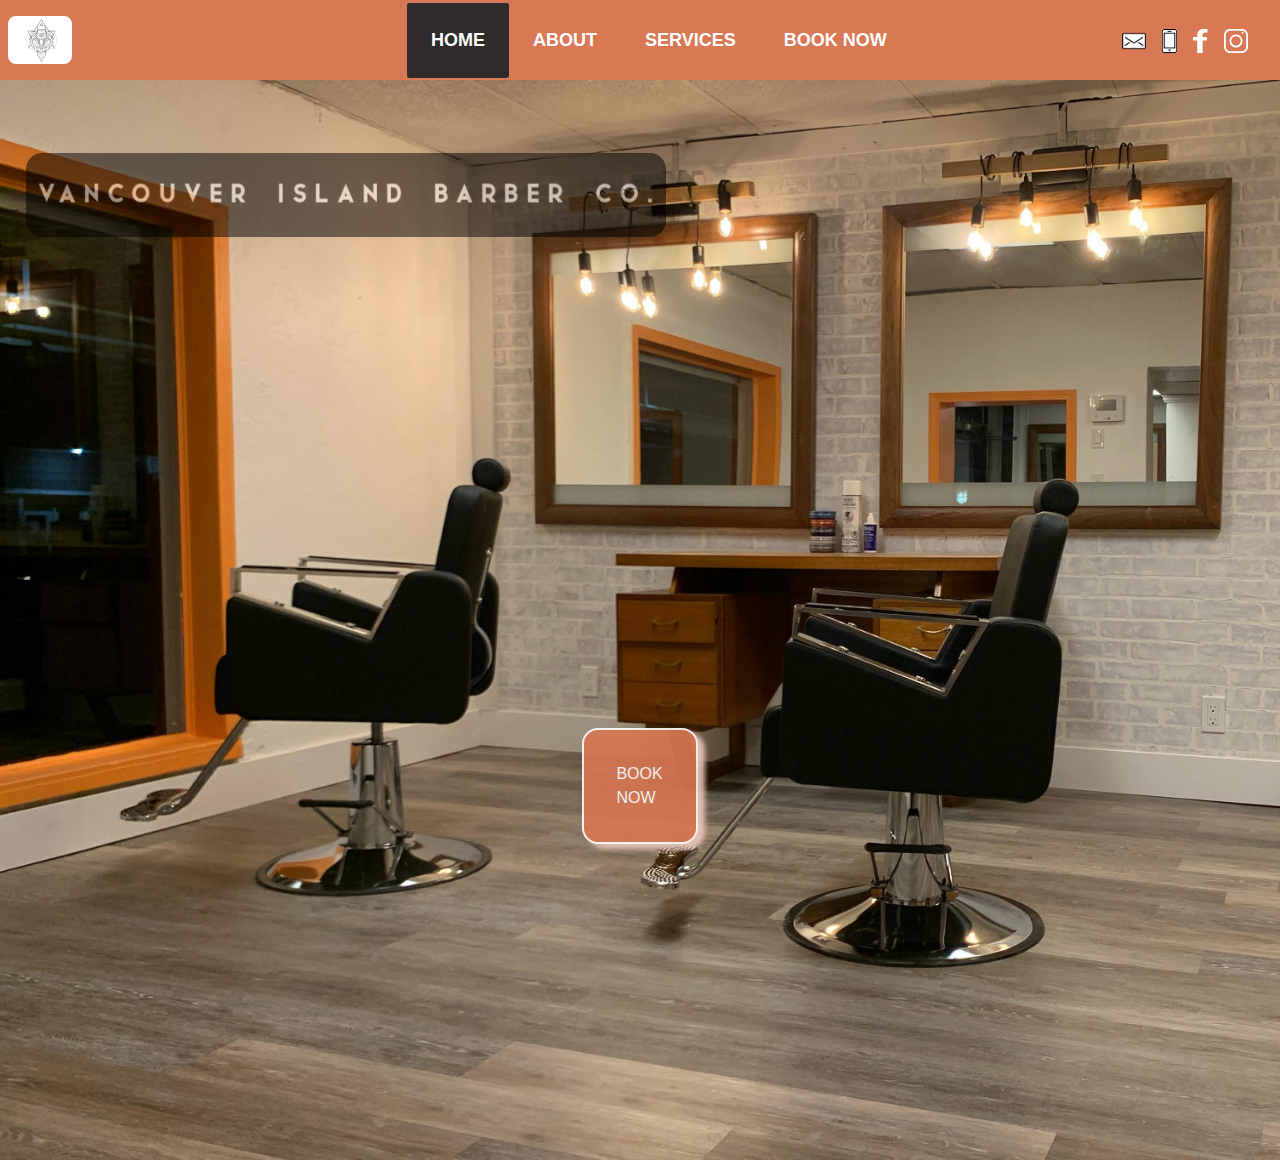
<file: index.html>
<!DOCTYPE html>
<html lang="en">
  <head>
    <meta charset="UTF-8" />
    <meta name="viewport" content="width=device-width, initial-scale=1.0" />
    <title>Vancouver Island Barber Co.</title>
    <link
      rel="stylesheet"
      href="https://cdn.jsdelivr.net/npm/bootstrap@4.0.0/dist/css/bootstrap.min.css"
      integrity="sha384-Gn5384xqQ1aoWXA+058RXPxPg6fy4IWvTNh0E263XmFcJlSAwiGgFAW/dAiS6JXm"
      crossorigin="anonymous"
    />
    <link rel="stylesheet" href="./styles/index.css" />
    <link rel="shortcut icon" href="./icon/logo.jpg" />
  </head>

  <body>
    <!-- Navigation Bar -->
    <header>
      <nav class="navbar">
        <div class="navbar__container">
          <a href="./index.html"
            ><img class="navbar__logo" src="./icon/logo.jpg" alt="logo"
          /></a>
          <ul class="navbar__list">
            <li class="navbar__list-item navbar__list-item-active">
              <a href="#">HOME</a>
            </li>
            <li class="navbar__list-item index-animate">
              <a href="about.html">ABOUT</a>
            </li>
            <li class="navbar__list-item">
              <a href="./services.html">SERVICES</a>
            </li>
            <li class="navbar__list-item">
              <a data-toggle="modal" data-target=".bd-example-modal-lg" href="#"
                >BOOK NOW</a
              >
            </li>
          </ul>
          <div class="navbar__container-two">
            <a href="mailto:contact@vancouverislandbarberco.ca"
              ><img
                class="navbar__icon"
                src="./icon/185078_mail_email_icon.png"
                alt="email"
            /></a>
            <a href="tel:1-250-746-3658"
              ><img
                class="navbar__icon"
                src="./icon/19000872561529659196-512.png"
                alt="phone"
            /></a>
            <a
              href="https://facebook.com/Vancouver-Island-Barber-co-105852591802371"
              target="_blank"
              ><img
                class="navbar__icon"
                src="./icon/Icon-facebook.svg"
                alt="facebook"
            /></a>
            <a
              href="https://www.instagram.com/vancouverislandbarberco/"
              target="_blank"
              ><img
                class="navbar__icon"
                src="./icon/Icon-instagram.svg"
                alt="instagram"
            /></a>
          </div>
        </div>
      </nav>
    </header>

    <!-- Hero Image -->

    <!-- Large modal -->

    <div
      class="modal fade bd-example-modal-lg"
      tabindex="-1"
      role="dialog"
      aria-labelledby="myLargeModalLabel"
      aria-hidden="true"
    >
      <div class="modal-dialog modal-lg">
        <div class="modal-content">
          <iframe
            class="modal__frame"
            src="https://www.vagaro.com//Users/BusinessWidget.aspx?enc=MMLjhIwJMcwFQhXLL7ifVPehbEIpn0tYSdtrpDbI1UICinsjzBl71baJlAQI78z3e314CKr8zwYO+kF0aQCKW3/daVfASJqcwtyjnIasG7AxyffKaLo7CcbO5hdxzI2WN/AhnyzUbCyMDT42XdhKMN8v2OFlN+SBNkH5t1mlkBQxKFOREmrcZV41E59fxfVIKYXNITu9oeemoCgSQvYJyrmNjsFc64wwx1E3PxsThndNkDRlrPODbJUzTVZqDZLmJ87FPne/DiufITBcuY/rVHmmgTXWCVTqVqwTERO4+X30G+f+kDIkyohWhxDfOWghvYeordgiDmvRpDYdBjEifoFDaOy9hraCMn6DyJR6WYY0JxWQlmseNzMzPaX5ubgi"
          ></iframe>
          <button
            type="button"
            class="btn btn-secondary modal__button"
            data-dismiss="modal"
          >
            Close
          </button>
        </div>
      </div>
    </div>

    <div
      class="modal fade bd-example-modal-sm"
      tabindex="-1"
      role="dialog"
      aria-labelledby="mySmallModalLabel"
      aria-hidden="true"
    >
      <div class="modal-dialog modal-sm">
        <div class="modal-content">...</div>
      </div>
    </div>
    <div class="hero-image">
      <img class="hero-image__header" src="images/title.jpg" />
      <a
        href="#"
        class="hero-image__button"
        data-toggle="modal"
        data-target=".bd-example-modal-lg"
        >BOOK NOW</a
      >
    </div>

    <!-- Menu button for mobile -->

    <div class="menu">
      <nav class="menu__nav">
        <img
          class="menu__logo"
          src="./images/Untitled_Artwork clear.svg"
          alt="logo"
        />
        <ul class="menu__list r-list">
          <div class="menu__container-two">
            <a href="mailto:contact@vancouverislandbarberco.ca"
              ><img
                class="menu__icon"
                src="./icon/185078_mail_email_icon.png"
                alt="email"
            /></a>
            <a href="tel:1-250-746-3658"
              ><img
                class="menu__icon phone-icon"
                src="./icon/19000872561529659196-512.png"
                alt="phone"
            /></a>
            <a
              href="https://facebook.com/Vancouver-Island-Barber-co-105852591802371"
              target="_blank"
              ><img
                class="menu__icon"
                src="./icon/Icon-facebook.svg"
                alt="facebook"
            /></a>
            <a
              href="https://www.instagram.com/vancouverislandbarberco/"
              target="_blank"
              ><img
                class="menu__icon"
                src="./icon/Icon-instagram.svg"
                alt="instagram"
            /></a>
          </div>

          <li class="menu__group">
            <a href="./index.html" class="menu__link r-link">Home</a>
          </li>
          <li class="menu__group">
            <a href="./about.html" class="menu__link r-link">About</a>
          </li>
          <li class="menu__group">
            <a href="./services.html" class="menu__link r-link">Services</a>
          </li>

          <li class="menu__group">
            <a
              href="https://www.vagaro.com//Users/BusinessWidget.aspx?enc=MMLjhIwJMcwFQhXLL7ifVPehbEIpn0tYSdtrpDbI1UICinsjzBl71baJlAQI78z3e314CKr8zwYO+kF0aQCKW3/daVfASJqcwtyjnIasG7AxyffKaLo7CcbO5hdxzI2WN/AhnyzUbCyMDT42XdhKMN8v2OFlN+SBNkH5t1mlkBQxKFOREmrcZV41E59fxfVIKYXNITu9oeemoCgSQvYJyrmNjsFc64wwx1E3PxsThndNkDRlrPODbJUzTVZqDZLmJ87FPne/DiufITBcuY/rVHmmgTXWCVTqVqwTERO4+X30G+f+kDIkyohWhxDfOWghvYeordgiDmvRpDYdBjEifoFDaOy9hraCMn6DyJR6WYY0JxWQlmseNzMzPaX5ubgi"
              class="menu__link r-link"
              data-toggle="modal"
              data-target=".bd-example-modal-lg"
              >Book Now</a
            >
          </li>
        </ul>
      </nav>
      <button class="menu__toggle r-button" type="button">
        <span class="menu__hamburger m-hamburger">
          <span class="m-hamburger__label">
            <span class="menu__toggle-hint screen-reader">Open menu</span>
          </span>
        </span>
      </button>
    </div>
    <script src="https://ajax.googleapis.com/ajax/libs/jquery/3.6.0/jquery.min.js"></script>

    <script
      src="https://cdn.jsdelivr.net/npm/popper.js@1.12.9/dist/umd/popper.min.js"
      integrity="sha384-ApNbgh9B+Y1QKtv3Rn7W3mgPxhU9K/ScQsAP7hUibX39j7fakFPskvXusvfa0b4Q"
      crossorigin="anonymous"
    ></script>
    <script
      src="https://cdn.jsdelivr.net/npm/bootstrap@4.0.0/dist/js/bootstrap.min.js"
      integrity="sha384-JZR6Spejh4U02d8jOt6vLEHfe/JQGiRRSQQxSfFWpi1MquVdAyjUar5+76PVCmYl"
      crossorigin="anonymous"
    ></script>
    <script src="./js/index.js"></script>
  </body>
</html>
</file>
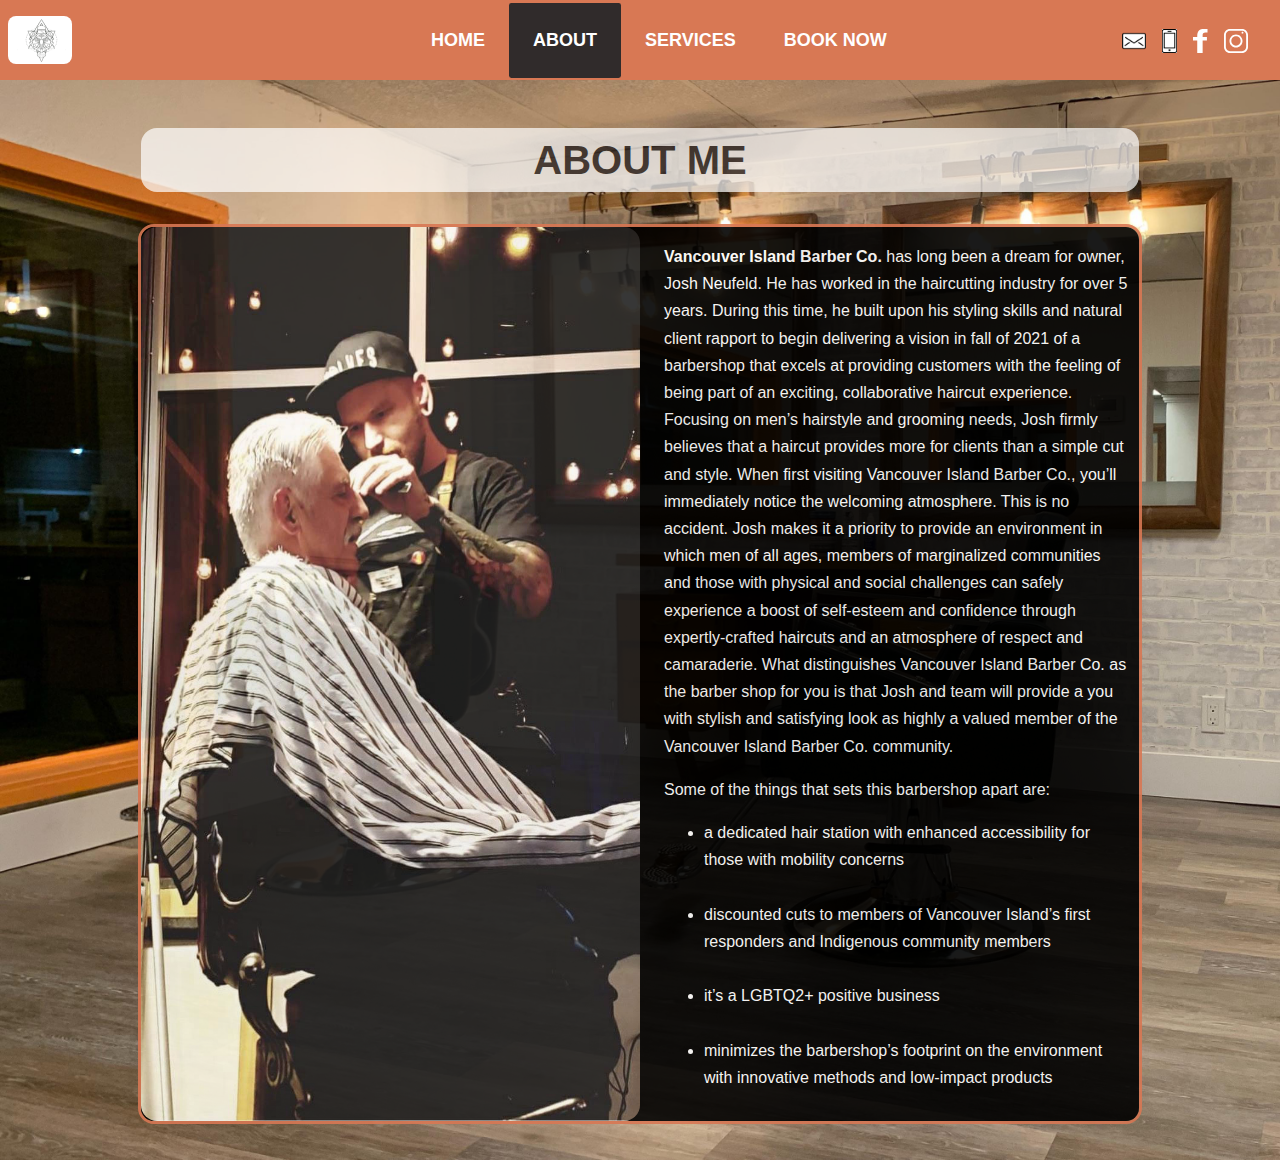
<file: about.html>
<!DOCTYPE html>
<html lang="en">

<head>
  <meta charset="UTF-8">
  <meta name="viewport" content="width=device-width, initial-scale=1.0">
  <title>Vancouver Island Barber Co.</title>
  <link
      rel="stylesheet"
      href="https://cdn.jsdelivr.net/npm/bootstrap@4.0.0/dist/css/bootstrap.min.css"
      integrity="sha384-Gn5384xqQ1aoWXA+058RXPxPg6fy4IWvTNh0E263XmFcJlSAwiGgFAW/dAiS6JXm"
      crossorigin="anonymous"
    />
  <link rel="stylesheet" href="./styles/index.css">
  <link rel="shortcut icon" href="./icon/logo.jpg">
</head>


<body>

  <!-- Navigation Bar -->
  <header>
    <nav class="navbar">
      <div class="navbar__container">
        <a href="./index.html"><img class="navbar__logo" src="./icon/logo.jpg" alt="logo"></a>
        <ul class="navbar__list">
          <li class="navbar__list-item"><a href="index.html">HOME</a></li>
          <li class="navbar__list-item navbar__list-item-active"><a href="about.html">ABOUT</a></li>
          <li class="navbar__list-item"><a href="./services.html">SERVICES</a></li>
          <li class="navbar__list-item">
            <a data-toggle="modal" data-target=".bd-example-modal-lg" href="#"
              >BOOK NOW</a
            >
          </li>
        </ul>
        <div class="navbar__container-two">
          <a href="mailto:contact@vancouverislandbarberco.ca"><img class="navbar__icon" src="./icon/185078_mail_email_icon.png" alt="email"></a>
          <a href="tel:1-250-746-3658"><img class="navbar__icon" src="./icon/19000872561529659196-512.png"
              alt="phone"></a>
          <a href="https://facebook.com/Vancouver-Island-Barber-co-105852591802371" target="_blank"><img
              class="navbar__icon" src="./icon/Icon-facebook.svg" alt="facebook"></a>
          <a href="https://www.instagram.com/vancouverislandbarberco/" target="_blank"><img class="navbar__icon"
              src="./icon/Icon-instagram.svg" alt="instagram"></a>

        </div>
        

    </nav>
  </header>

  <!-- Large modal -->

  <div
  class="modal fade bd-example-modal-lg"
  tabindex="-1"
  role="dialog"
  aria-labelledby="myLargeModalLabel"
  aria-hidden="true"
>
  <div class="modal-dialog modal-lg">
    <div class="modal-content">
      <iframe
        class="modal__frame"
        src="https://www.vagaro.com//Users/BusinessWidget.aspx?enc=MMLjhIwJMcwFQhXLL7ifVPehbEIpn0tYSdtrpDbI1UICinsjzBl71baJlAQI78z3e314CKr8zwYO+kF0aQCKW3/daVfASJqcwtyjnIasG7AxyffKaLo7CcbO5hdxzI2WN/AhnyzUbCyMDT42XdhKMN8v2OFlN+SBNkH5t1mlkBQxKFOREmrcZV41E59fxfVIKYXNITu9oeemoCgSQvYJyrmNjsFc64wwx1E3PxsThndNkDRlrPODbJUzTVZqDZLmJ87FPne/DiufITBcuY/rVHmmgTXWCVTqVqwTERO4+X30G+f+kDIkyohWhxDfOWghvYeordgiDmvRpDYdBjEifoFDaOy9hraCMn6DyJR6WYY0JxWQlmseNzMzPaX5ubgi"
      ></iframe>
      <button
        type="button"
        class="btn btn-secondary modal__button"
        data-dismiss="modal"
      >
        Close
      </button>
    </div>
  </div>
</div>

<div
  class="modal fade bd-example-modal-sm"
  tabindex="-1"
  role="dialog"
  aria-labelledby="mySmallModalLabel"
  aria-hidden="true"
>
  <div class="modal-dialog modal-sm">
    <div class="modal-content">...</div>
  </div>
</div>


  <!-- Hero Image --> 
  <div class="hero-image">
    <div class="about">
      <h1 class="contact__header">ABOUT ME</h1>
      <div class="about__container">
        <div class="about__items-container">
          <img class="about__image" src="images/about.jpeg" alt="about">
          <div class="about__text-container">
          <div class="about__text"><b>Vancouver Island Barber Co.</b> has long been a dream for owner, Josh Neufeld. He has worked in the haircutting industry for over 5 years. During this time, he built upon his styling skills and natural client rapport to begin delivering a vision in fall of 2021 of a barbershop that excels at providing customers with the feeling of being part of an exciting, collaborative haircut experience.<p>

          Focusing on men’s hairstyle and grooming needs, Josh firmly believes that a haircut provides more for clients than a simple cut and style. When first visiting Vancouver Island Barber Co., you’ll immediately notice the welcoming atmosphere. This is no accident. Josh makes it a priority to provide an environment in which men of all ages, members of marginalized communities and those with physical and social challenges can safely experience a boost of self-esteem and confidence through expertly-crafted haircuts and an atmosphere of respect and camaraderie. What distinguishes Vancouver Island Barber Co. as the barber shop for you is that Josh and team will provide a you with stylish and satisfying look as highly a valued member of the Vancouver Island Barber Co. community. <p></p>
            
            Some of the things that sets this barbershop apart are:<p>
            <ul class="about__list">
              <li>a dedicated hair station with enhanced accessibility for those with mobility concerns</li><br>
            <li>discounted cuts to members of Vancouver Island’s first responders and Indigenous community members</li><br>
            <li>it’s a LGBTQ2+ positive business</li><br>
            <li>minimizes the barbershop’s footprint on the environment with innovative methods and low-impact products</li><br>
            <li>builds community and others’ self-esteem through volunteerism (e.g. free and/or deeply discounted haircuts for individuals in need through partnerships with community service groups such as hospice and youth mentorship organizations - fill out the contact page to reach out to Josh about these services)</li><br>
              </li>
            </ul>
          </div>
           </div>
        </div>
      </div>
  </div>
    
  

  <!-- Menu button for mobile -->

  <div class="menu">
    <nav class="menu__nav">
      <img class="menu__logo" src="./images/Untitled_Artwork clear.svg" alt="logo">
      <ul class="menu__list r-list">
        <div class="menu__container-two">
          <a href="mailto:contact@vancouverislandbarberco.ca"><img class="menu__icon" src="./icon/185078_mail_email_icon.png" alt="email"></a>
          <a href="tel:1-250-746-3658"><img class="menu__icon phone-icon" src="./icon/19000872561529659196-512.png"
              alt="phone"></a>
          <a href="https://facebook.com/Vancouver-Island-Barber-co-105852591802371" target="_blank"><img
              class="menu__icon" src="./icon/Icon-facebook.svg" alt="facebook"></a>
          <a href="https://www.instagram.com/vancouverislandbarberco/" target="_blank"><img class="menu__icon"
              src="./icon/Icon-instagram.svg" alt="instagram"></a>
        </div>

        <li class="menu__group">
          <a href="./index.html" class="menu__link r-link">Home</a>
        </li>
        <li class="menu__group">
          <a href="#0" class="menu__link r-link">About</a>
        </li>
        <li class="menu__group">
          <a href="./services.html" class="menu__link r-link">Services</a>
        </li>
        <li class="menu__group">
          <a
            href="https://www.vagaro.com//Users/BusinessWidget.aspx?enc=MMLjhIwJMcwFQhXLL7ifVPehbEIpn0tYSdtrpDbI1UICinsjzBl71baJlAQI78z3e314CKr8zwYO+kF0aQCKW3/daVfASJqcwtyjnIasG7AxyffKaLo7CcbO5hdxzI2WN/AhnyzUbCyMDT42XdhKMN8v2OFlN+SBNkH5t1mlkBQxKFOREmrcZV41E59fxfVIKYXNITu9oeemoCgSQvYJyrmNjsFc64wwx1E3PxsThndNkDRlrPODbJUzTVZqDZLmJ87FPne/DiufITBcuY/rVHmmgTXWCVTqVqwTERO4+X30G+f+kDIkyohWhxDfOWghvYeordgiDmvRpDYdBjEifoFDaOy9hraCMn6DyJR6WYY0JxWQlmseNzMzPaX5ubgi"
            class="menu__link r-link"
            data-toggle="modal"
            data-target=".bd-example-modal-lg"
            >Book Now</a
          >
        </li>
      </ul>
    </nav>
    <button class="menu__toggle r-button" type="button">
      <span class="menu__hamburger m-hamburger">
        <span class="m-hamburger__label">
          <span class="menu__toggle-hint screen-reader">Open menu</span>
        </span>
      </span>
    </button>

  </div>
  <script src="https://ajax.googleapis.com/ajax/libs/jquery/3.6.0/jquery.min.js"></script>

    <script
      src="https://cdn.jsdelivr.net/npm/popper.js@1.12.9/dist/umd/popper.min.js"
      integrity="sha384-ApNbgh9B+Y1QKtv3Rn7W3mgPxhU9K/ScQsAP7hUibX39j7fakFPskvXusvfa0b4Q"
      crossorigin="anonymous"
    ></script>
    <script
      src="https://cdn.jsdelivr.net/npm/bootstrap@4.0.0/dist/js/bootstrap.min.js"
      integrity="sha384-JZR6Spejh4U02d8jOt6vLEHfe/JQGiRRSQQxSfFWpi1MquVdAyjUar5+76PVCmYl"
      crossorigin="anonymous"
    ></script>
  <script src="./js/index.js"></script>
</body>

</html>
</file>
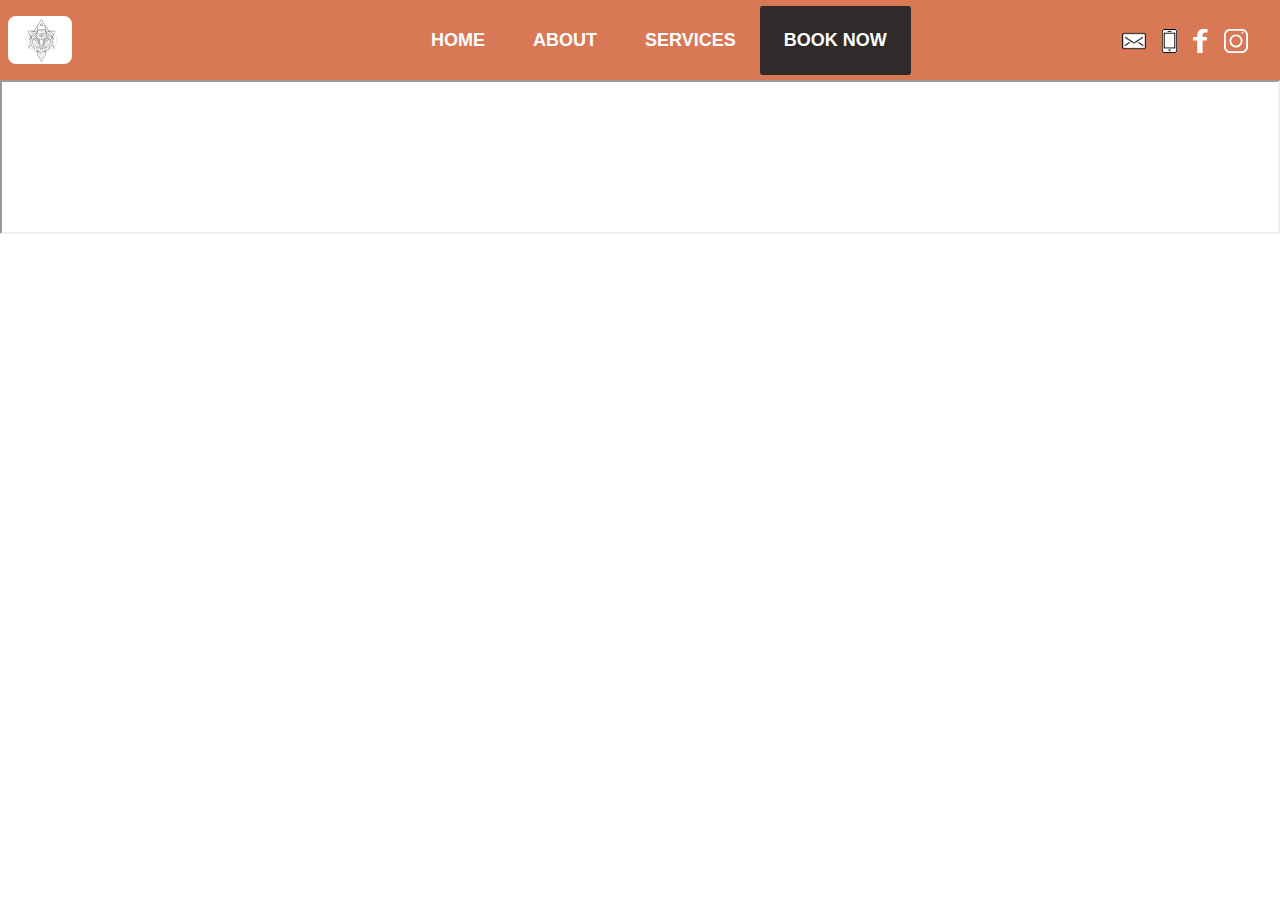
<file: booknow.html>
<!DOCTYPE html>
<html lang="en">
  <head>
    <meta charset="UTF-8" />
    <meta name="viewport" content="width=device-width, initial-scale=1.0" />
    <title>Vancouver Island Barber Co.</title>
    <link rel="stylesheet" href="./styles/index.css" />
    <link rel="shortcut icon" href="./icon/logo.jpg" />
  </head>

  <!-- Navigation Bar -->
  <header>
    <nav class="navbar">
      <div class="navbar__container">
        <a href="./index.html"
          ><img class="navbar__logo" src="./icon/logo.jpg" alt="logo"
        /></a>
        <ul class="navbar__list">
          <li class="navbar__list-item"><a href="index.html">HOME</a></li>
          <li class="navbar__list-item index-animate">
            <a href="about.html">ABOUT</a>
          </li>
          <li class="navbar__list-item">
            <a href="./services.html">SERVICES</a>
          </li>
         
          <li class="navbar__list-item navbar__list-item-active">
            <a href="#">BOOK NOW</a>
          </li>
        </ul>
        <div class="navbar__container-two">
          <a href="mailto:contact@vancouverislandbarberco.ca"
            ><img
              class="navbar__icon"
              src="./icon/185078_mail_email_icon.png"
              alt="email"
          /></a>
          <a href="tel:1-250-746-3658"
            ><img
              class="navbar__icon"
              src="./icon/19000872561529659196-512.png"
              alt="phone"
          /></a>
          <a
            href="https://facebook.com/Vancouver-Island-Barber-co-105852591802371"
            target="_blank"
            ><img
              class="navbar__icon"
              src="./icon/Icon-facebook.svg"
              alt="facebook"
          /></a>
          <a
            href="https://www.instagram.com/vancouverislandbarberco/"
            target="_blank"
            ><img
              class="navbar__icon"
              src="./icon/Icon-instagram.svg"
              alt="instagram"
          /></a>
        </div>
      </div>
    </nav>
  </header>
  <body>
    <!-- Hero Image -->
    <iframe
      class="booknow"
      src="https://www.vagaro.com//Users/BusinessWidget.aspx?enc=MMLjhIwJMcwFQhXLL7ifVPehbEIpn0tYSdtrpDbI1UICinsjzBl71baJlAQI78z3e314CKr8zwYO+kF0aQCKW3/daVfASJqcwtyjnIasG7AxyffKaLo7CcbO5hdxzI2WN/AhnyzUbCyMDT42XdhKMN8v2OFlN+SBNkH5t1mlkBQxKFOREmrcZV41E59fxfVIKYXNITu9oeemoCgSQvYJyrmNjsFc64wwx1E3PxsThndNkDRlrPODbJUzTVZqDZLmJ87FPne/DiufITBcuY/rVHmmgTXWCVTqVqwTERO4+X30G+f+kDIkyohWhxDfOWghvYeordgiDmvRpDYdBjEifoFDaOy9hraCMn6DyJR6WYY0JxWQlmseNzMzPaX5ubgi"
    ></iframe>

    <!-- Menu button for mobile -->

    <div class="menu">
      <nav class="menu__nav">
        <img
          class="menu__logo"
          src="./images/Untitled_Artwork clear.svg"
          alt="logo"
        />
        <ul class="menu__list r-list">
          <div class="menu__container-two">
            <a href="mailto:contact@vancouverislandbarberco.ca"
              ><img
                class="menu__icon"
                src="./icon/185078_mail_email_icon.png"
                alt="email"
            /></a>
            <a href="tel:1-250-746-3658"
              ><img
                class="menu__icon phone-icon"
                src="./icon/19000872561529659196-512.png"
                alt="phone"
            /></a>
            <a
              href="https://facebook.com/Vancouver-Island-Barber-co-105852591802371"
              target="_blank"
              ><img
                class="menu__icon"
                src="./icon/Icon-facebook.svg"
                alt="facebook"
            /></a>
            <a
              href="https://www.instagram.com/vancouverislandbarberco/"
              target="_blank"
              ><img
                class="menu__icon"
                src="./icon/Icon-instagram.svg"
                alt="instagram"
            /></a>
          </div>

          <li class="menu__group">
            <a href="./index.html" class="menu__link r-link">Home</a>
          </li>
          <li class="menu__group">
            <a href="#0" class="menu__link r-link">About</a>
          </li>
          <li class="menu__group">
            <a href="./services.html" class="menu__link r-link">Services</a>
          </li>
        
          <li class="menu__group">
            <a
              href="https://www.fresha.com/a/vancouver-island-barber-co-duncan-60-queens-road-zjhkutoh/booking?menu=true&dppub=true&employeeId=1551132"
              class="menu__link r-link"
              >Book Now</a
            >
          </li>
        </ul>
      </nav>
      <button class="menu__toggle r-button" type="button">
        <span class="menu__hamburger m-hamburger">
          <span class="m-hamburger__label">
            <span class="menu__toggle-hint screen-reader">Open menu</span>
          </span>
        </span>
      </button>
    </div>

    <script src="https://ajax.googleapis.com/ajax/libs/jquery/3.6.0/jquery.min.js"></script>
    <script src="./js/index.js"></script>
  </body>
</html>
</file>
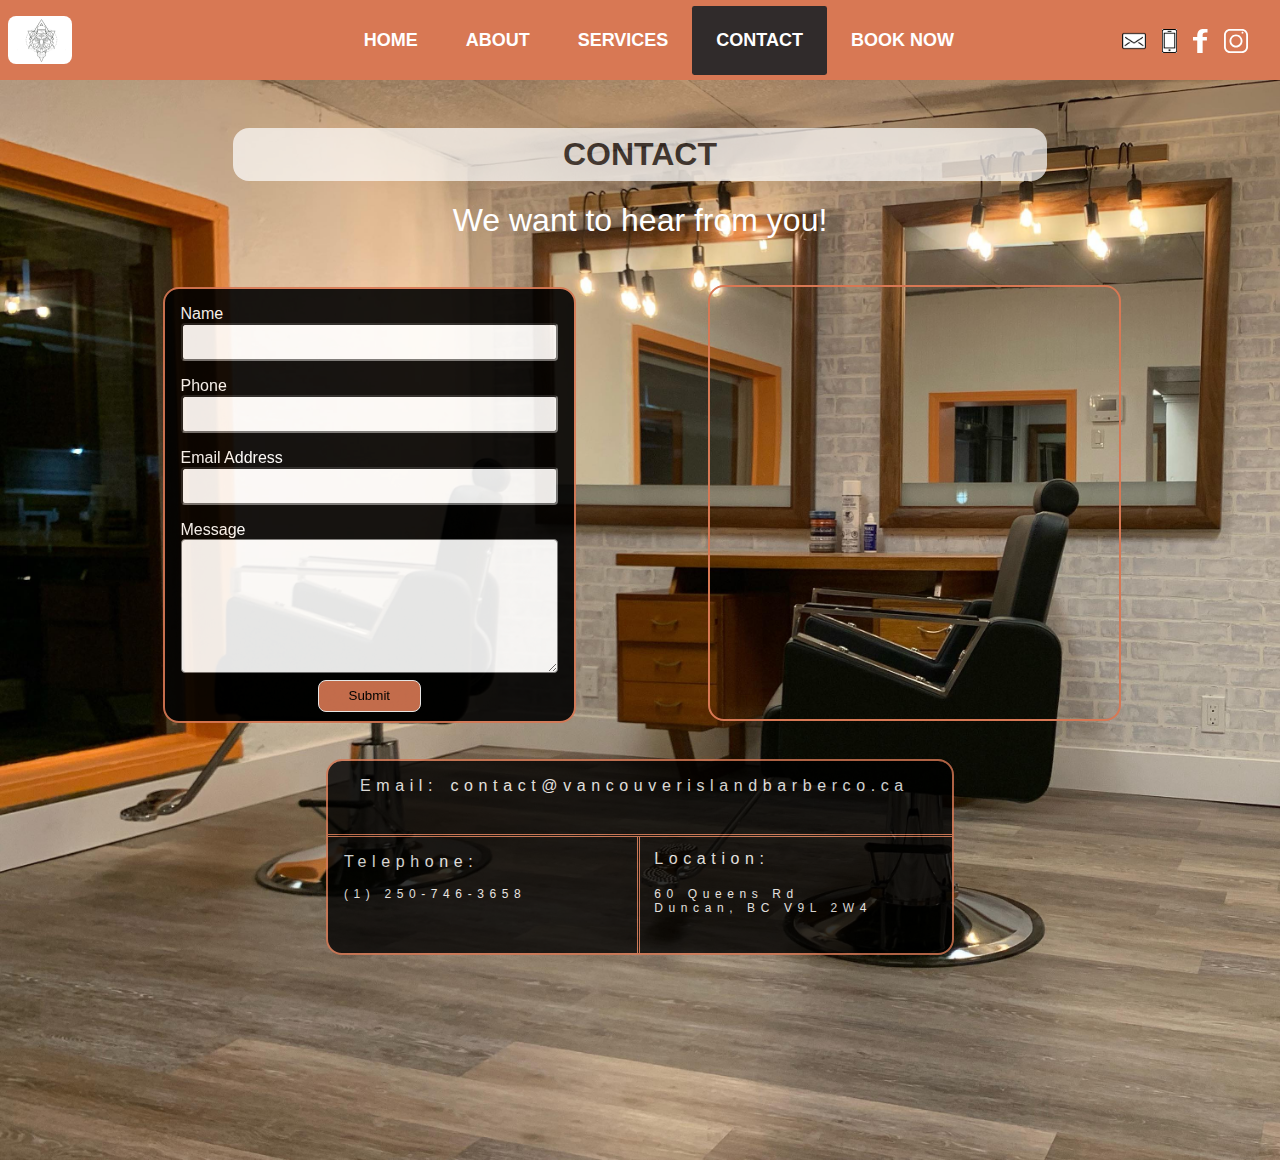
<file: contact.html>
<!DOCTYPE html>
<html lang="en">

<head>
  <meta charset="UTF-8">
  <meta name="viewport" content="width=device-width, initial-scale=1.0">
  <title>Vancouver Island Barber Co. - Contact</title>
  <link rel="stylesheet" href="./styles/index.css">
  <link rel="shortcut icon" href="./icons/logo.jpg">
</head>


<body>

  <!-- Navigation Bar -->
  <header>
    <nav class="navbar">
      <div class="navbar__container">
        <a href="./index.html"><img class="navbar__logo" src="./icons/logo.jpg"></a>
        <ul class="navbar__list">
          <li class="navbar__list-item"><a href="./index.html">HOME</a></li>
          <li class="navbar__list-item"><a href="./about.html">ABOUT</a></li>
          <li class="navbar__list-item"><a href="./services.html">SERVICES</a></li>
          <li class="navbar__list-item navbar__list-item-active"><a href="#">CONTACT</a></li>
          <li class="navbar__list-item"><a
              href="https://www.fresha.com/a/vancouver-island-barber-co-duncan-60-queens-road-zjhkutoh/booking?menu=true&dppub=true&employeeId=1551132">BOOK
              NOW</a></li>
        </ul>
        <div class="navbar__container-two">
          <a href="mailto:contact@vancouverislandbarberco.ca"><img class="navbar__icon"
              src="./icons/185078_mail_email_icon.png" alt="email"></a>
          <a href="tel:1-250-746-3658"><img class="navbar__icon" src="./icons/19000872561529659196-512.png"
              alt="phone"></a>
          <a href="https://facebook.com/Vancouver-Island-Barber-co-105852591802371" target="_blank"><img
              class="navbar__icon" src="./icons/Icon-facebook.svg" alt="facebook"></a>
          <a href="https://www.instagram.com/vancouverislandbarberco/" target="_blank"><img class="navbar__icon"
              src="./icons/Icon-instagram.svg" alt="instagram"></a>

        </div>

      </div>

    </nav>
  </header>


  <!-- Services Section -->
  <div class="hero-image">
    <div class="contact">
      <h1 class="contact__header">CONTACT</h1>
      <div class="contact__subheader">We want to hear from you!</div>
      <div class="contact__container-flex">
        <div class="contact__container">
          <form class="contact__form" method="post" action="https://formsubmit.co/josh.fusillo@gmail.com">
            <label class="contact__form-name">Name</label>
            <input class="contact__form-input" type="name" name="name" label="name" required>
            <label class="contact__form-name">Phone</label>
            <input class="contact__form-input" type="phone" name="phone" label="phone" required>
            <label class="contact__form-name">Email Address</label>
            <input class="contact__form-input" type="email" name="email" label="email" required>
            <label class="contact__form-name">Message</label>
            <textarea class="contact__form-text" type="text" name="message" label="message" required></textarea>
            <input class="contact__form-button" type="submit" value="Submit">
            <input type="hidden" name="_next" value="http://127.0.0.1:5500/thankyou.html">
          </form>
        </div>
        <div class="contact__map-container">
          <iframe class="contact__map"
            src="https://www.google.com/maps/embed?pb=!1m18!1m12!1m3!1d408926.38638056663!2d-123.78854443113784!3d48.756846791466245!2m3!1f0!2f0!3f0!3m2!1i1024!2i768!4f13.1!3m3!1m2!1s0x548f4f5e8e47e823%3A0x303d0c3099680418!2s60%20Queens%20Rd%2C%20Duncan%2C%20BC%20V9L%202W4!5e0!3m2!1sen!2sca!4v1630179281793!5m2!1sen!2sca"
            allowfullscreen="" loading="lazy"></iframe>
        </div>
      </div>


      <div class="contact__container-bottom">
        <div class='contact__container-email'>
          <span class="contact__email-title">
            Email:</span>
          <span class="contact__email">contact@vancouverislandbarberco.ca</span>


        </div>
        <div class="contact__container-bottom-flex">
          <div class='contact__container-phone'>
            <div class="contact__phone-title">
              Telephone:
            </div>
            <div class="contact__phone">
              (1) 250-746-3658
            </div>
          </div>
          <div class="contact__vl"></div>
          <div class='contact__container-address'>
            <div class="contact__address-title">
              Location:
            </div>
            <div class="contact__address">
              60 Queens Rd<br>
              Duncan, BC
              V9L 2W4
            </div>
          </div>
        </div>
      </div>
    </div>
  </div>





  <!-- Menu button for mobile -->

  <div class="menu">
    <nav class="menu__nav">
      <img class="menu__logo" src="./icons/logo.jpg" alt="logo">
      <ul class="menu__list r-list">
        <div class="menu__container-two">
          <a href="mailto:contact@vancouverislandbarberco.ca"><img class="menu__icon"
              src="./icons/185078_mail_email_icon.png" alt="email"></a>
          <a href="tel:1-250-746-3658"><img class="menu__icon phone-icon" src="./icons/19000872561529659196-512.png"
              alt="phone"></a>
          <a href="https://facebook.com/Vancouver-Island-Barber-co-105852591802371" target="_blank"><img
              class="menu__icon" src="./icons/Icon-facebook.svg" alt="facebook"></a>
          <a href="https://www.instagram.com/vancouverislandbarberco/" target="_blank"><img class="menu__icon"
              src="./icons/Icon-instagram.svg" alt="instagram"></a>
        </div>

        <li class="menu__group">
          <a href="./index.html" class="menu__link r-link">Home</a>
        </li>
        <li class="menu__group">
          <a href="./about.html" class="menu__link r-link">About</a>
        </li>
        <li class="menu__group">
          <a href="services.html" class="menu__link r-link">Services</a>
        </li>
        <li class="menu__group">
          <a href="./contact.html" class="menu__link r-link">Contact</a>
        </li>
        <li class="menu__group">
          <a href="https://www.fresha.com/a/vancouver-island-barber-co-duncan-60-queens-road-zjhkutoh/booking?menu=true&dppub=true&employeeId=1551132"
            class="menu__link r-link">Book Now</a>
        </li>
      </ul>
    </nav>
    <button class="menu__toggle r-button" type="button">
      <span class="menu__hamburger m-hamburger">
        <span class="m-hamburger__label">
          <span class="menu__toggle-hint screen-reader">Open menu</span>
        </span>
      </span>
    </button>
  </div>

  <script src="./js/index.js"></script>
</body>

</html>
</file>
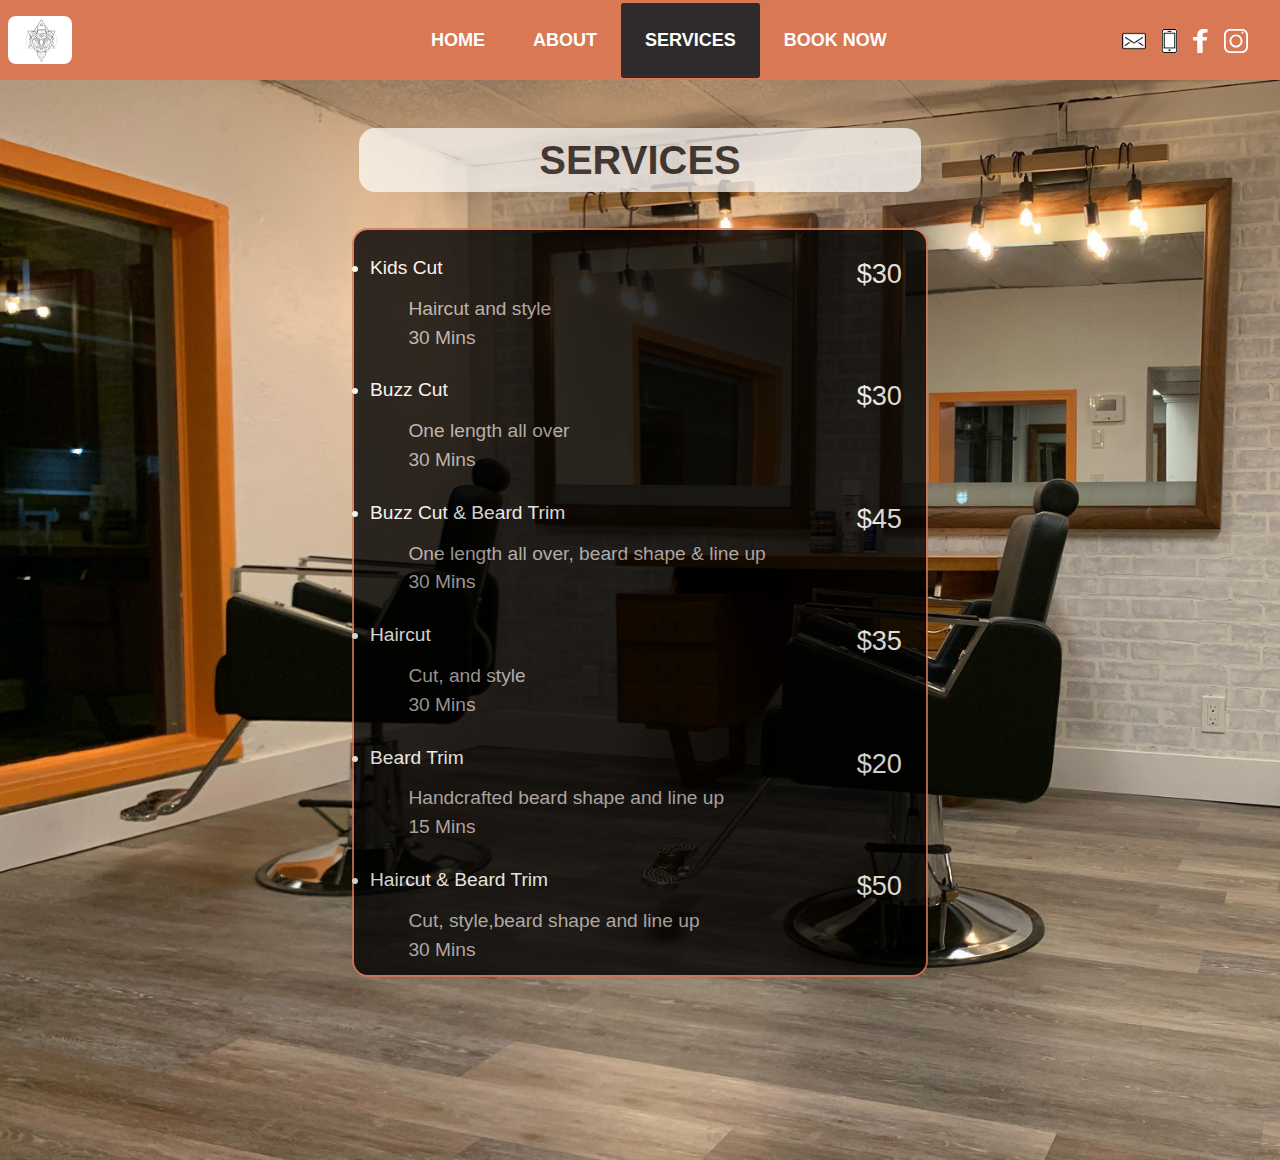
<file: services.html>
<!DOCTYPE html>
<html lang="en">
  <head>
    <meta charset="UTF-8" />
    <meta name="viewport" content="width=device-width, initial-scale=1.0" />
    <title>Vancouver Island Barber Co. - Services</title>
    <link
      rel="stylesheet"
      href="https://cdn.jsdelivr.net/npm/bootstrap@4.0.0/dist/css/bootstrap.min.css"
      integrity="sha384-Gn5384xqQ1aoWXA+058RXPxPg6fy4IWvTNh0E263XmFcJlSAwiGgFAW/dAiS6JXm"
      crossorigin="anonymous"
    />
    <link rel="stylesheet" href="./styles/index.css" />
    <link rel="shortcut icon" href="./icon/logo.jpg" />
  </head>

  <body>
    <!-- Navigation Bar -->
    <header>
      <nav class="navbar">
        <div class="navbar__container">
          <a href="./index.html"
            ><img class="navbar__logo" src="./icon/logo.jpg"
          /></a>
          <ul class="navbar__list">
            <li class="navbar__list-item"><a href="index.html">HOME</a></li>
            <li class="navbar__list-item"><a href="about.html">ABOUT</a></li>
            <li class="navbar__list-item navbar__list-item-active">
              <a href="#">SERVICES</a>
            </li>
            <li class="navbar__list-item">
              <a data-toggle="modal" data-target=".bd-example-modal-lg" href="#"
                >BOOK NOW</a
              >
            </li>
          </ul>
          <div class="navbar__container-two">
            <a href="mailto:contact@vancouverislandbarberco.ca"
              ><img
                class="navbar__icon"
                src="./icon/185078_mail_email_icon.png"
                alt="email"
            /></a>
            <a href="tel:1-250-746-3658"
              ><img
                class="navbar__icon"
                src="./icon/19000872561529659196-512.png"
                alt="phone"
            /></a>
            <a
              href="https://facebook.com/Vancouver-Island-Barber-co-105852591802371"
              target="_blank"
              ><img
                class="navbar__icon"
                src="./icon/Icon-facebook.svg"
                alt="facebook"
            /></a>
            <a
              href="https://www.instagram.com/vancouverislandbarberco/"
              target="_blank"
              ><img
                class="navbar__icon"
                src="./icon/Icon-instagram.svg"
                alt="instagram"
            /></a>
          </div>
        </div>
      </nav>
    </header>

    <!-- Large modal -->

    <div
      class="modal fade bd-example-modal-lg"
      tabindex="-1"
      role="dialog"
      aria-labelledby="myLargeModalLabel"
      aria-hidden="true"
    >
      <div class="modal-dialog modal-lg">
        <div class="modal-content">
          <iframe
            class="modal__frame"
            src="https://www.vagaro.com//Users/BusinessWidget.aspx?enc=MMLjhIwJMcwFQhXLL7ifVPehbEIpn0tYSdtrpDbI1UICinsjzBl71baJlAQI78z3e314CKr8zwYO+kF0aQCKW3/daVfASJqcwtyjnIasG7AxyffKaLo7CcbO5hdxzI2WN/AhnyzUbCyMDT42XdhKMN8v2OFlN+SBNkH5t1mlkBQxKFOREmrcZV41E59fxfVIKYXNITu9oeemoCgSQvYJyrmNjsFc64wwx1E3PxsThndNkDRlrPODbJUzTVZqDZLmJ87FPne/DiufITBcuY/rVHmmgTXWCVTqVqwTERO4+X30G+f+kDIkyohWhxDfOWghvYeordgiDmvRpDYdBjEifoFDaOy9hraCMn6DyJR6WYY0JxWQlmseNzMzPaX5ubgi"
          ></iframe>
          <button
            type="button"
            class="btn btn-secondary modal__button"
            data-dismiss="modal"
          >
            Close
          </button>
        </div>
      </div>
    </div>

    <div
      class="modal fade bd-example-modal-sm"
      tabindex="-1"
      role="dialog"
      aria-labelledby="mySmallModalLabel"
      aria-hidden="true"
    >
      <div class="modal-dialog modal-sm">
        <div class="modal-content">...</div>
      </div>
    </div>

    <!-- Services Section -->
    <div class="hero-image">
      <div class="services">
        <h1 class="services__header">SERVICES</h1>
        <div class="services__container">
          <div class="services__item-container">
            <li class="services__item">Kids Cut</li>
            <div class="services__price">$30</div>
          </div>
          <div class="services__description">
            Haircut and style
            <div>30 Mins</div>
          </div>
          <div class="services__item-container">
            <li class="services__item">Buzz Cut</li>
            <div class="services__price">$30</div>
          </div>
          <div class="services__description">
            One length all over
            <div>30 Mins</div>
          </div>
          <div class="services__item-container">
            <li class="services__item">Buzz Cut & Beard Trim</li>
            <div class="services__price">$45</div>
          </div>
          <div class="services__description">
            One length all over, beard shape & line up
            <div>30 Mins</div>
          </div>
          <div class="services__item-container">
            <li class="services__item">Haircut</li>
            <div class="services__price">$35</div>
          </div>
          <div class="services__description">
            Cut, and style
            <div>30 Mins</div>
          </div>
          <div class="services__item-container">
            <li class="services__item">Beard Trim</li>
            <div class="services__price">$20</div>
          </div>
          <div class="services__description">
            Handcrafted beard shape and line up
            <div>15 Mins</div>
          </div>
          <div class="services__item-container">
            <li class="services__item">Haircut & Beard Trim</li>
            <div class="services__price">$50</div>
          </div>
          <div class="services__description">
            Cut, style,beard shape and line up
            <div>30 Mins</div>
          </div>
        </div>
      </div>
    </div>

    <!-- Menu button for mobile -->

    <div class="menu">
      <nav class="menu__nav">
        <img
          class="menu__logo"
          src="./images/Untitled_Artwork clear.svg"
          alt="logo"
        />
        <ul class="menu__list r-list">
          <div class="menu__container-two">
            <a href="mailto:contact@vancouverislandbarberco.ca"
              ><img
                class="menu__icon"
                src="./icon/185078_mail_email_icon.png"
                alt="email"
            /></a>
            <a href="tel:1-250-746-3658"
              ><img
                class="menu__icon phone-icon"
                src="./icon/19000872561529659196-512.png"
                alt="phone"
            /></a>
            <a
              href="https://facebook.com/Vancouver-Island-Barber-co-105852591802371"
              target="_blank"
              ><img
                class="menu__icon"
                src="./icon/Icon-facebook.svg"
                alt="facebook"
            /></a>
            <a
              href="https://www.instagram.com/vancouverislandbarberco/"
              target="_blank"
              ><img
                class="menu__icon"
                src="./icon/Icon-instagram.svg"
                alt="instagram"
            /></a>
          </div>

          <li class="menu__group">
            <a href="./index.html" class="menu__link r-link">Home</a>
          </li>
          <li class="menu__group">
            <a href="about.html" class="menu__link r-link">About</a>
          </li>
          <li class="menu__group">
            <a href="services.html" class="menu__link r-link">Services</a>
          </li>
          <li class="menu__group">
            <a
              href="https://www.vagaro.com//Users/BusinessWidget.aspx?enc=MMLjhIwJMcwFQhXLL7ifVPehbEIpn0tYSdtrpDbI1UICinsjzBl71baJlAQI78z3e314CKr8zwYO+kF0aQCKW3/daVfASJqcwtyjnIasG7AxyffKaLo7CcbO5hdxzI2WN/AhnyzUbCyMDT42XdhKMN8v2OFlN+SBNkH5t1mlkBQxKFOREmrcZV41E59fxfVIKYXNITu9oeemoCgSQvYJyrmNjsFc64wwx1E3PxsThndNkDRlrPODbJUzTVZqDZLmJ87FPne/DiufITBcuY/rVHmmgTXWCVTqVqwTERO4+X30G+f+kDIkyohWhxDfOWghvYeordgiDmvRpDYdBjEifoFDaOy9hraCMn6DyJR6WYY0JxWQlmseNzMzPaX5ubgi"
              class="menu__link r-link"
              data-toggle="modal"
              data-target=".bd-example-modal-lg"
              >Book Now</a
            >
          </li>
        </ul>
      </nav>
      <button class="menu__toggle r-button" type="button">
        <span class="menu__hamburger m-hamburger">
          <span class="m-hamburger__label">
            <span class="menu__toggle-hint screen-reader">Open menu</span>
          </span>
        </span>
      </button>
    </div>

    <script src="https://ajax.googleapis.com/ajax/libs/jquery/3.6.0/jquery.min.js"></script>

    <script
      src="https://cdn.jsdelivr.net/npm/popper.js@1.12.9/dist/umd/popper.min.js"
      integrity="sha384-ApNbgh9B+Y1QKtv3Rn7W3mgPxhU9K/ScQsAP7hUibX39j7fakFPskvXusvfa0b4Q"
      crossorigin="anonymous"
    ></script>
    <script
      src="https://cdn.jsdelivr.net/npm/bootstrap@4.0.0/dist/js/bootstrap.min.js"
      integrity="sha384-JZR6Spejh4U02d8jOt6vLEHfe/JQGiRRSQQxSfFWpi1MquVdAyjUar5+76PVCmYl"
      crossorigin="anonymous"
    ></script>
    <script src="./js/index.js"></script>
  </body>
</html>
</file>
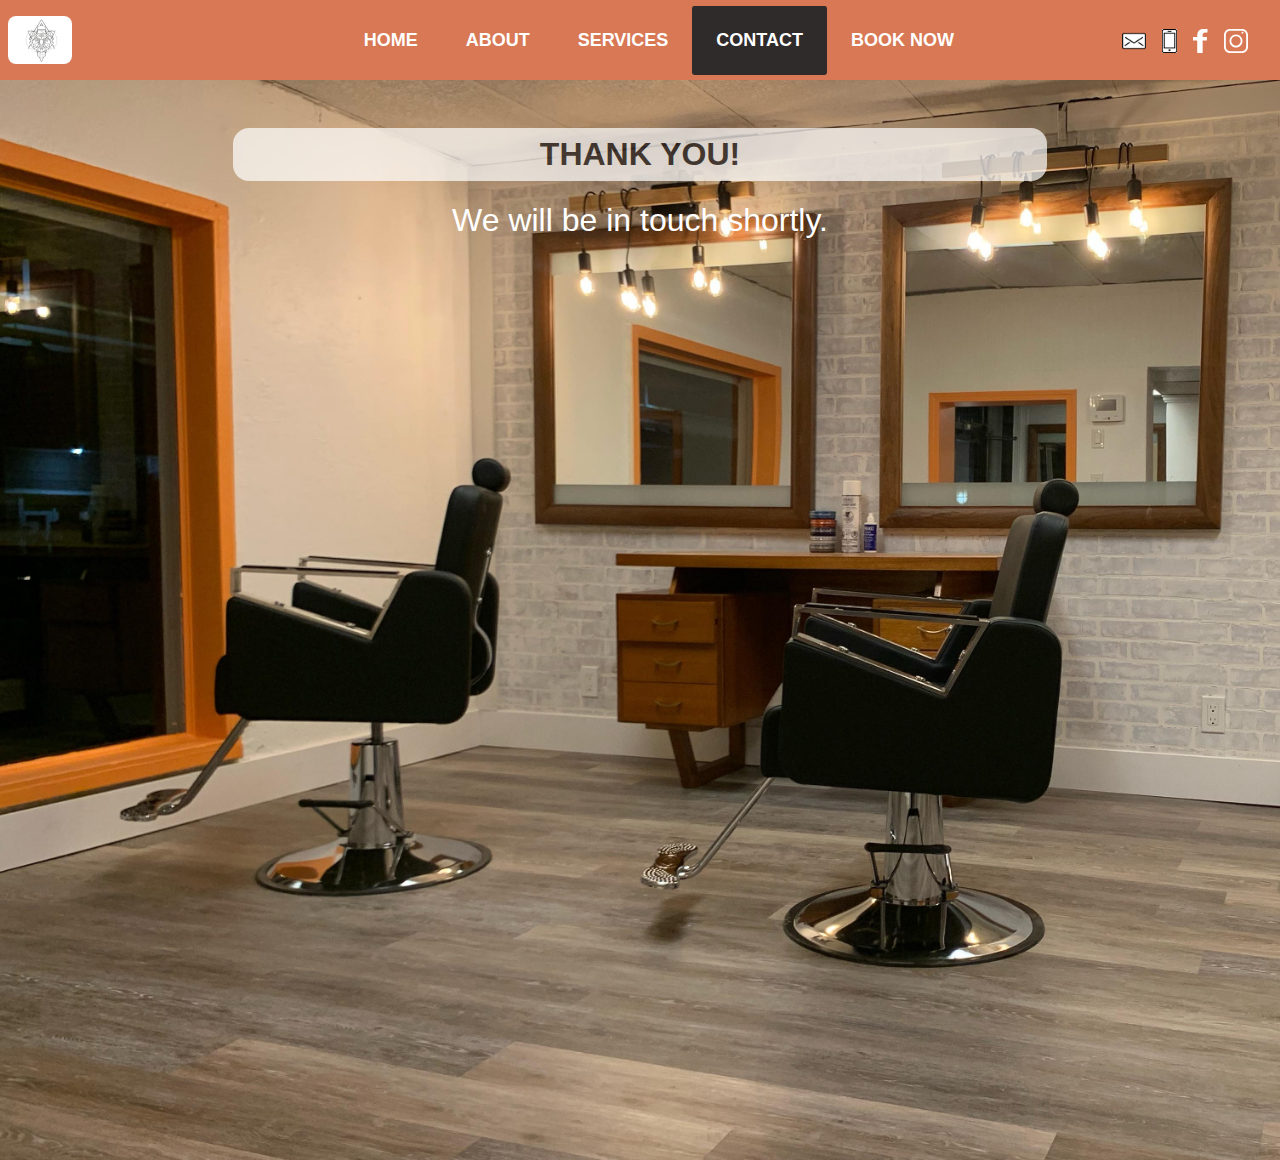
<file: thankyou.html>
<!DOCTYPE html>
<html lang="en">

<head>
  <meta charset="UTF-8">
  <meta name="viewport" content="width=device-width, initial-scale=1.0">
  <title>Vancouver Island Barber Co. - Contact</title>
  <link rel="stylesheet" href="./styles/index.css">
</head>


<body>

  <!-- Navigation Bar -->
  <header>
    <nav class="navbar">
      <div class="navbar__container">
        <a href="./index.html"><img class="navbar__logo" src="./icons/logo.jpg"></a>
        <ul class="navbar__list">
          <li class="navbar__list-item"><a href="./index.html">HOME</a></li>
          <li class="navbar__list-item"><a href="./about.html">ABOUT</a></li>
          <li class="navbar__list-item"><a href="./services.html">SERVICES</a></li>
          <li class="navbar__list-item navbar__list-item-active"><a href="./contact.html">CONTACT</a></li>
          <li class="navbar__list-item"><a
              href="https://www.fresha.com/a/vancouver-island-barber-co-duncan-60-queens-road-zjhkutoh/booking?menu=true&dppub=true&employeeId=1551132">BOOK
              NOW</a></li>
        </ul>
        <div class="navbar__container-two">
          <a href="mailto:contact@vancouverislandbarberco.ca"><img class="navbar__icon"
              src="./icons/185078_mail_email_icon.png" alt="email"></a>
          <a href="tel:1-250-746-3658"><img class="navbar__icon" src="./icons/19000872561529659196-512.png"
              alt="phone"></a>
          <a href="https://facebook.com/Vancouver-Island-Barber-co-105852591802371" target="_blank"><img
              class="navbar__icon" src="./icons/Icon-facebook.svg" alt="facebook"></a>
          <a href="https://www.instagram.com/vancouverislandbarberco/" target="_blank"><img class="navbar__icon"
              src="./icons/Icon-instagram.svg" alt="instagram"></a>

        </div>

      </div>

    </nav>
  </header>

  <!-- Services Section -->
  <div class="hero-image">
    <div class="contact">
      <h1 class="contact__header">THANK YOU!</h1>
      <div class="contact__subheader">We will be in touch shortly.</div>

    </div>
  </div>



  <!-- Menu button for mobile -->

  <div class="menu">
    <nav class="menu__nav">
      <img class="menu__logo" src="./icons/logo.jpg" alt="logo">
      <ul class="menu__list r-list">
        <div class="menu__container-two">
          <a href="mailto:contact@vancouverislandbarberco.ca"><img class="menu__icon"
              src="./icons/185078_mail_email_icon.png" alt="email"></a>
          <a href="tel:1-250-746-3658"><img class="menu__icon phone-icon" src="./icons/19000872561529659196-512.png"
              alt="phone"></a>
          <a href="https://facebook.com/Vancouver-Island-Barber-co-105852591802371" target="_blank"><img
              class="menu__icon" src="./icons/Icon-facebook.svg" alt="facebook"></a>
          <a href="https://www.instagram.com/vancouverislandbarberco/" target="_blank"><img class="menu__icon"
              src="./icons/Icon-instagram.svg" alt="instagram"></a>
        </div>

        <li class="menu__group">
          <a href="./index.html" class="menu__link r-link">Home</a>
        </li>
        <li class="menu__group">
          <a href="./about.html" class="menu__link r-link">About</a>
        </li>
        <li class="menu__group">
          <a href="services.html" class="menu__link r-link">Services</a>
        </li>
        <li class="menu__group">
          <a href="./contact.html" class="menu__link r-link">Contact</a>
        </li>
        <li class="menu__group">
          <a href="https://www.fresha.com/a/vancouver-island-barber-co-duncan-60-queens-road-zjhkutoh/booking?menu=true&dppub=true&employeeId=1551132"
            class="menu__link r-link">Book Now</a>
        </li>
      </ul>
    </nav>
    <button class="menu__toggle r-button" type="button">
      <span class="menu__hamburger m-hamburger">
        <span class="m-hamburger__label">
          <span class="menu__toggle-hint screen-reader">Open menu</span>
        </span>
      </span>
    </button>
  </div>

  <script src="./js/index.js"></script>
</body>

</html>
</file>
<file: styles/index.css>
html,
body {
  padding: 0;
  margin: 0;
  font-family: Arial;
}

ul {
  margin: 0;
}

a {
  color: white;
  text-decoration: none;
}

header {
  margin: 0;
  padding: 0;
}

/* Navigation Bar */
.navbar {
  display: none;
}

@media (min-width: 1024px) {
  .navbar {
    display: initial;
    margin: 0;
    padding: 0;
  }
}

.navbar__container {
  display: -webkit-box;
  display: -ms-flexbox;
  display: flex;
  -webkit-box-pack: space-evenly;
      -ms-flex-pack: space-evenly;
          justify-content: space-evenly;
  background-color: #d87854;
  height: 4.5rem;
  width: 100%;
  height: 5rem;
}

.navbar__container-two {
  display: initial;
}

.navbar__logo {
  height: 3rem;
  width: 4rem;
  margin-left: 0.5rem;
  margin-top: 1rem;
  border-radius: 0.5rem;
}

.navbar__list {
  display: -webkit-box;
  display: -ms-flexbox;
  display: flex;
  color: white;
  position: relative;
  list-style: none;
  margin: auto;
  left: 2rem;
}

.navbar__list-item {
  padding: 1.5rem;
  font-size: large;
  font-weight: bolder;
  color: white;
  text-decoration: none;
  border-radius: 0.15rem;
}

.navbar__list-item:hover {
  background-color: #302b2b;
}

.navbar__list-item-active {
  background-color: #302b2b;
}

.navbar__icon {
  height: 1.5rem;
  margin-top: 1.8rem;
  margin-left: 0.75rem;
  position: relative;
  right: 2rem;
}

.modal {
  margin-bottom: 8rem;
  margin-top: 2rem;
  z-index: 9999;
  border-top-right-radius: 0.5rem;
  border-top-left-radius: 0.5rem;
  border-color: #d87854;
}

.modal-content {
  border-top-right-radius: 0.5rem;
  border-top-left-radius: 0.5rem;
  border-color: #d87854;
}

.modal__button {
  border-bottom-left-radius: 0.25rem;
  border-bottom-right-radius: 0.25rem;
  border-top-right-radius: 0;
  border-top-left-radius: 0;
  border-color: #d87854;
}

.modal__frame {
  height: 40rem;
  width: auto;
  z-index: 9999;
  border-top-right-radius: 0.5rem;
  border-top-left-radius: 0.5rem;
  border-color: #d87854;
}

/* Hero Image */
.hero-image {
  background-image: url("../images/241490108_896028371345530_5111674621820227109_n.jpg");
  background-position: center;
  background-repeat: no-repeat;
  background-size: cover;
  height: 120vh;
}

.hero-image__header {
  position: absolute;
  top: 5%;
  left: 5%;
  border-radius: 1rem;
  opacity: 0.5;
  height: auto;
  width: 90%;
}

@media (min-width: 1024px) {
  .hero-image__header {
    top: 17%;
    left: 2%;
    width: 50%;
  }
}

.hero-image__button {
  display: -webkit-box;
  display: -ms-flexbox;
  display: flex;
  -webkit-box-pack: center;
      -ms-flex-pack: center;
          justify-content: center;
  position: relative;
  top: 20%;
  margin-right: auto;
  margin-left: auto;
  padding: 2rem;
  background-color: #d87854;
  width: 5%;
  border-radius: 1rem;
  border: solid white 2px;
  opacity: 0.9;
  -webkit-box-shadow: 7px 5px 5px #ebc7bb;
          box-shadow: 7px 5px 5px #ebc7bb;
}

@media (min-width: 768px) {
  .hero-image__button {
    width: 15%;
  }
}

@media (min-width: 1024px) {
  .hero-image__button {
    top: 60%;
    width: 9%;
  }
}

.hero-image__button:hover {
  background-color: #302b2b;
}

.hero-image__button:active {
  border-radius: 1rem;
}

.r-button {
  --uirButtonBackgroundColor: var(--rButtonBackgroundColor, transparent);
  --uirButtonPadding: var(
    --rButtonPadding,
    var(--rButtonPaddingTop, 0) var(--rButtonPaddingRight, 0)
      var(--rButtonPaddingBottom, 0) var(--rButtonPaddingLeft, 0)
  );
  --uirButtonBorderWidth: var(--rButtonBorderWidth, 0);
  --uirButtonBorderStyle: var(--rButtonBorderStyle, solid);
  --uirButtonBorderColor: var(--rButtonBorderColor, currentColor);
  --uirButtonFontFamily: var(--rButtonFontFamily, inherit);
  --uirButtonFontSize: var(--rButtonFontSize, inherit);
  --uirButtonColor: var(--rButtonColor);
  background-color: var(--uirButtonBackgroundColor);
  padding: var(--uirButtonPadding);
  border-width: var(--uirButtonBorderWidth);
  border-style: var(--uirButtonBorderStyle);
  border-color: var(--uirButtonBorderColor);
  cursor: pointer;
  font-family: var(--uirButtonFontFamily);
  font-size: var(--uirButtonFontSize);
}

.r-button::-moz-focus-inner,
.r-button[type="button"]::-moz-focus-inner,
.r-button[type="reset"]::-moz-focus-inner,
.r-button[type="submit"]::-moz-focus-inner {
  /* Remove the inner border and padding in Firefox. */
  border-style: none;
  padding: 0;
}

/* The component will reset browser's styles of link */
.r-link {
  --uirLinkDisplay: var(--rLinkDisplay, inline-flex);
  --uirLinkTextColor: var(--rLinkTextColor);
  --uirLinkTextDecoration: var(--rLinkTextDecoration, none);
  display: var(--uirLinkDisplay) !important;
  color: var(--uirLinkTextColor) !important;
  -webkit-text-decoration: var(--uirLinkTextDecoration) !important;
          text-decoration: var(--uirLinkTextDecoration) !important;
}

/* The component will reset browser's styles of list */
.r-list {
  --uirListPaddingLeft: var(--rListPaddingLeft, 0);
  --uirListMarginTop: var(--rListMarginTop, 0);
  --uirListMarginBottom: var(--rListMarginBottom, 0);
  --uirListListStyle: var(--rListListStyle, none);
  padding-left: var(--uirListPaddingLeft) !important;
  margin-top: var(--uirListMarginTop) !important;
  margin-bottom: var(--uirListMarginBottom) !important;
  list-style: var(--uirListListStyle) !important;
}

/* Basic styles of the hamburger component */
.m-hamburger {
  --uiHamburgerThickness: var(--hamburgerThickness, 4px);
  display: var(--hamburgerDisplay, inline-flex);
  width: var(--hamburgerWidth, 28px);
  height: var(--hamburgerHeight, 20px);
  position: relative;
}

.m-hamburger::before,
.m-hamburger::after,
.m-hamburger__label {
  width: 100%;
  height: var(--uiHamburgerThickness);
  border-radius: var(--hamburgerBorderRadius, 5px);
  background-color: var(--hamburgerBackgroundColor, currentColor);
  position: absolute;
  left: 0;
}

.m-hamburger::before,
.m-hamburger::after {
  content: "";
}

.m-hamburger::before {
  top: 0;
}

.m-hamburger::after {
  bottom: 0;
}

.m-hamburger__label {
  /* The calculation of middle hamburger button line position */
  top: calc(50% - calc(var(--uiHamburgerThickness) / 2));
}

/* helper to hide elements that are available only for screen readers. */
.screen-reader {
  width: var(--screenReaderWidth, 1px) !important;
  height: var(--screenReaderHeight, 1px) !important;
  padding: var(--screenReaderPadding, 0) !important;
  border: var(--screenReaderBorder, none) !important;
  position: var(--screenReaderPosition, absolute) !important;
  clip: var(--screenReaderClip, rect(1px, 1px, 1px, 1px)) !important;
  overflow: var(--screenReaderOverflow, hidden) !important;
}

/*
  =====
  MENU STYLES
  =====
  */
.menu {
  --uiMenuCircleSize: var(--menuCircleSize, 6.25rem);
  --uiMenuCircleOffset: var(--menuCircleOffset, 1rem);
  --uiMenuCircleHeight: calc(var(--uiMenuCircleSize) / 2);
  --uiMenuCircleBackgroundColor: var(--menuCircleBackgroundColor, currentColor);
  --uiMenuHamburgerWidth: var(--menuHamburgerWidth, 1.75rem);
  --uiMenuHamburgerHeight: var(--menuHamburgerHeight, 1.25rem);
  --rButtonPaddingTop: calc(
    var(--uiMenuCircleHeight) - var(--uiMenuHamburgerHeight) -
      var(--uiMenuCircleOffset)
  );
  --hamburgerWidth: var(--uiMenuHamburgerWidth);
  --hamburgerHeight: var(--uiMenuHamburgerHeight);
  --hamburgerBackgroundColor: var(--menuHamburgerBackgroundColor, #fff);
  width: 100%;
  display: -webkit-box;
  display: -ms-flexbox;
  display: flex;
  -webkit-box-orient: vertical;
  -webkit-box-direction: normal;
      -ms-flex-direction: column;
          flex-direction: column;
  -webkit-box-align: center;
      -ms-flex-align: center;
          align-items: center;
  position: fixed;
  bottom: 0;
  left: 0;
  z-index: var(--menuZindex, 9998);
}

@media (min-width: 1024px) {
  .menu {
    display: none;
  }
}

.menu__nav {
  -webkit-box-sizing: border-box;
          box-sizing: border-box;
  width: 100%;
  height: 0;
  -webkit-transition: opacity 0.2s ease-out;
  transition: opacity 0.2s ease-out;
  opacity: 0;
  display: -webkit-box;
  display: -ms-flexbox;
  display: flex;
  -webkit-box-align: end;
      -ms-flex-align: end;
          align-items: flex-end;
  z-index: 2;
}

.menu__list {
  width: 100%;
  max-height: 100%;
  overflow-y: auto;
  -webkit-overflow-scrolling: touch;
}

.menu__toggle {
  -webkit-box-sizing: border-box;
          box-sizing: border-box;
  width: var(--uiMenuCircleSize);
  height: var(--uiMenuCircleHeight);
  -webkit-box-flex: 0;
      -ms-flex: none;
          flex: none;
  margin-top: 1.5rem;
  position: relative;
}

.menu__toggle::before {
  /*
    1. The font-size property is used to simplify calculations of the element's sizes and position
    2. The negative value for the bottom property need for hiding half of circle.
    */
  content: "";
  width: 1em;
  height: 1em;
  font-size: var(--uiMenuCircleSize);
  /* 1 */
  background-color: var(--uiMenuCircleBackgroundColor);
  border-radius: 50%;
  position: absolute;
  bottom: -0.5em;
  /* 2 */
  left: calc(50% - 0.5em);
  z-index: -1;
  will-change: width, height;
  -webkit-transition: width 0.25s cubic-bezier(0.04, -0.1, 0.29, 0.98), height 0.25s cubic-bezier(0.04, -0.1, 0.29, 0.98), -webkit-transform 0.25s cubic-bezier(0.04, -0.1, 0.29, 0.98);
  transition: width 0.25s cubic-bezier(0.04, -0.1, 0.29, 0.98), height 0.25s cubic-bezier(0.04, -0.1, 0.29, 0.98), -webkit-transform 0.25s cubic-bezier(0.04, -0.1, 0.29, 0.98);
  transition: transform 0.25s cubic-bezier(0.04, -0.1, 0.29, 0.98), width 0.25s cubic-bezier(0.04, -0.1, 0.29, 0.98), height 0.25s cubic-bezier(0.04, -0.1, 0.29, 0.98);
  transition: transform 0.25s cubic-bezier(0.04, -0.1, 0.29, 0.98), width 0.25s cubic-bezier(0.04, -0.1, 0.29, 0.98), height 0.25s cubic-bezier(0.04, -0.1, 0.29, 0.98), -webkit-transform 0.25s cubic-bezier(0.04, -0.1, 0.29, 0.98);
}

/* styles of hamburger's animation */
.m-hamburger::before,
.m-hamburger::after,
.m-hamburger__label {
  -webkit-transition-timing-function: ease;
          transition-timing-function: ease;
  -webkit-transition-duration: 0.15s;
          transition-duration: 0.15s;
}

.m-hamburger::before,
.m-hamburger::after {
  -webkit-transition-property: -webkit-transform;
  transition-property: -webkit-transform;
  transition-property: transform;
  transition-property: transform, -webkit-transform;
}

.m-hamburger__label {
  -webkit-transition-property: opacity, -webkit-transform;
  transition-property: opacity, -webkit-transform;
  transition-property: transform, opacity;
  transition-property: transform, opacity, -webkit-transform;
}

/*
  =====
  MENU STATES
  =====
  */
.menu__toggle:focus {
  outline: var(--menuHaburgerOutlineOWidth, 2px) solid var(--menuHaburgerOutlineColor);
  outline-offset: var(--menuHaburgerOutlineOffset, 5px);
}

.menu_activated {
  height: 100%;
}

.menu_activated .menu__nav {
  -webkit-box-flex: 1;
      -ms-flex-positive: 1;
          flex-grow: 1;
  opacity: 1;
  will-change: opacity;
  -webkit-transition-duration: 0.2s;
          transition-duration: 0.2s;
  -webkit-transition-delay: 0.3s;
          transition-delay: 0.3s;
}

.menu_activated .menu__toggle::before {
  width: 100vmax;
  height: 100vmax;
  -webkit-transform: translate3d(-50vh, -50vh, 0) scale(5);
          transform: translate3d(-50vh, -50vh, 0) scale(5);
  -webkit-transition-duration: 1s;
          transition-duration: 1s;
}

.menu:not(.menu_activated) .menu__list {
  display: none;
}

.menu_activated .m-hamburger::before {
  top: 50%;
  -webkit-transform: translate3d(0, -50%, 0) rotate(45deg);
          transform: translate3d(0, -50%, 0) rotate(45deg);
}

.menu_activated .m-hamburger::after {
  -webkit-transform: translate3d(0, -50%, 0) rotate(135deg);
          transform: translate3d(0, -50%, 0) rotate(135deg);
  top: 50%;
}

.menu_activated .m-hamburger__label {
  -webkit-transform: rotate(-45deg) translate3d(-0.285em, -0.3em, 0);
          transform: rotate(-45deg) translate3d(-0.285em, -0.3em, 0);
  opacity: 0;
}

/*
  =====
  SETTINGS
  =====
  */
:root {
  --colorWhite: #fff;
  --colorMain: rgb(216, 120, 84);
  --menuCircleBackgroundColor: var(--colorMain);
  --menuHamburgerBackgroundColor: var(--colorWhite);
  --menuHaburgerOutlineColor: var(--colorMain);
}

.menu_activated {
  --menuHaburgerOutlineColor: var(--colorWhite);
}

.menu__logo {
  height: auto;
  max-height: 19rem;
  width: 95%;
  position: absolute;
  bottom: 55%;
  margin-left: 2.5%;
  right: auto;
  margin-right: auto;
  border-radius: 4px;
}

@media (min-width: 768px) {
  .menu__logo {
    max-width: 60%;
    max-height: 25rem;
    height: 25rem;
    left: 1rem;
    bottom: 48%;
  }
}

@media (min-width: 1024px) {
  .menu__logo {
    display: none;
  }
}

body {
  display: -webkit-box;
  display: -ms-flexbox;
  display: flex;
  -webkit-box-orient: vertical;
  -webkit-box-direction: normal;
      -ms-flex-direction: column;
          flex-direction: column;
  min-height: 100vh;
  margin: 0;
  font-family: -apple-system, BlinkMacSystemFont, Segoe UI, Roboto, Open Sans, Ubuntu, Fira Sans, Helvetica Neue, sans-serif;
  font-size: 1rem;
}

.menu__container-two {
  position: absolute;
  left: 2rem;
  bottom: 20.5rem;
}

@media (min-width: 1024px) {
  .menu__container-two {
    display: none;
  }
}

.menu__icon {
  margin-right: 2rem;
  height: 2rem;
}

.page {
  max-width: 380px;
  padding: 1rem;
  margin: auto;
  text-align: center;
}

.page__name {
  display: block;
  font-size: 2rem;
  font-weight: 700;
}

.page__hint {
  display: block;
  line-height: 1.45;
  margin-top: 1rem;
}

.menu__group {
  --rLinkTextColor: var(--colorWhite);
  padding: 0.5rem 2rem;
  font-size: 2rem;
  font-weight: 700;
  text-transform: uppercase;
  line-height: 2rem;
}

.substack {
  border: 1px solid #eee;
  background-color: #fff;
  -webkit-box-ordinal-group: 0;
      -ms-flex-order: -1;
          order: -1;
  height: 280px;
}

@media (min-width: 1024px) {
  .substack {
    position: absolute;
    right: 1rem;
    bottom: 1rem;
  }
}

.services {
  color: grey;
  height: 37rem;
}

@media (min-width: 768px) {
  .services {
    height: 40.5rem;
  }
}

@media (min-width: 1024px) {
  .services {
    width: 45rem;
    margin-left: auto;
    margin-right: auto;
    height: 52rem;
    color: grey;
  }
}

.services__header {
  color: white;
  margin-left: auto;
  margin-right: auto;
  margin-top: 1rem;
  text-align: center;
  color: #251f1f;
  font-weight: bold;
  padding: 0.5rem;
  opacity: 0.7;
  background-color: white;
  width: 78%;
  border-radius: 1rem;
}

@media (min-width: 1024px) {
  .services__header {
    margin-top: 3rem;
  }
}

.services__container {
  margin-top: 10%;
  margin-left: auto;
  margin-right: auto;
  height: 90%;
  width: 80%;
  background-color: black;
  border-radius: 1rem;
  border: #d87854 solid 2px;
  opacity: 0.8;
}

@media (min-width: 768px) {
  .services__container {
    margin-top: 5%;
  }
}

.services__item-container {
  display: -webkit-box;
  display: -ms-flexbox;
  display: flex;
  color: white;
  -webkit-box-pack: justify;
      -ms-flex-pack: justify;
          justify-content: space-between;
  margin-top: 1.5rem;
}

.services__item {
  margin-left: 1rem;
}

@media (min-width: 768px) {
  .services__item {
    font-size: 1.25rem;
  }
}

@media (min-width: 1024px) {
  .services__item {
    font-size: 1.2rem;
  }
}

.services__price {
  margin-right: 1rem;
}

@media (min-width: 768px) {
  .services__price {
    font-size: 1.25rem;
  }
}

@media (min-width: 1024px) {
  .services__price {
    font-size: 1.7rem;
    margin-right: 1.5rem;
  }
}

.services__description {
  color: #b9b2b2;
  margin-left: 2.45rem;
  font-size: 0.7rem;
}

@media (min-width: 768px) {
  .services__description {
    font-size: 0.8rem;
    margin-left: 2.8rem;
  }
}

@media (min-width: 1024px) {
  .services__description {
    font-size: 1.2rem;
    margin-left: 3.4rem;
  }
}

.contact {
  height: 34rem;
}

@media (min-width: 1024px) {
  .contact {
    width: 80%;
    margin-left: auto;
    margin-right: auto;
    height: 43rem;
  }
}

.contact__header {
  color: #251f1f;
  margin-left: auto;
  margin-right: auto;
  text-align: center;
  margin-top: 1rem;
  font-weight: bold;
  padding: 0.5rem;
  opacity: 0.7;
  background-color: white;
  width: 78%;
  border-radius: 1rem;
}

@media (min-width: 1024px) {
  .contact__header {
    margin-top: 3rem;
  }
}

.contact__subheader {
  color: white;
  text-align: center;
  font-size: 1rem;
}

@media (min-width: 768px) {
  .contact__subheader {
    font-size: 1rem;
  }
}

@media (min-width: 1024px) {
  .contact__subheader {
    font-size: 2rem;
  }
}

.contact__container {
  margin-top: 4%;
  margin-left: auto;
  margin-right: auto;
  height: 80%;
  width: 80%;
  background-color: black;
  border-radius: 1rem;
  border: #d87854 solid 2px;
  opacity: 0.9;
}

@media (min-width: 768px) {
  .contact__container {
    margin-top: 2%;
  }
}

@media (min-width: 1024px) {
  .contact__container {
    position: relative;
    width: 40%;
    margin-top: 0;
    top: 3rem;
    height: 27rem;
  }
}

@media (min-width: 1024px) {
  .contact__container-flex {
    display: -webkit-box;
    display: -ms-flexbox;
    display: flex;
    -webkit-box-pack: space-evenly;
        -ms-flex-pack: space-evenly;
            justify-content: space-evenly;
    width: 100%;
    margin-right: 0;
  }
}

.contact__map-container {
  position: relative;
  top: 1rem;
  margin-right: auto;
  margin-left: 9.5%;
}

@media (min-width: 1024px) {
  .contact__map-container {
    top: 2.82rem;
    width: 40%;
    height: 100%;
  }
}

.contact__map {
  width: 88%;
  border-radius: 1rem;
}

@media (min-width: 1024px) {
  .contact__map {
    width: 100%;
    border: solid #d87854 2px;
    height: 27rem;
  }
}

.contact__form {
  display: -webkit-box;
  display: -ms-flexbox;
  display: flex;
  -webkit-box-orient: vertical;
  -webkit-box-direction: normal;
      -ms-flex-direction: column;
          flex-direction: column;
}

.contact__form-name {
  color: white;
  margin-left: 1rem;
  margin-top: 1rem;
}

.contact__form-input {
  margin-right: 1rem;
  margin-left: 1rem;
  height: 1.2rem;
  border-radius: 0.25rem;
}

@media (min-width: 1024px) {
  .contact__form-input {
    height: 2rem;
  }
}

.contact__form-text {
  height: 4rem;
  margin-right: 1rem;
  margin-left: 1rem;
  border-radius: 0.25rem;
}

@media (min-width: 1024px) {
  .contact__form-text {
    height: 8rem;
  }
}

.contact__form-button {
  margin-top: 0.5rem;
  margin-bottom: 0.5rem;
  margin-left: auto;
  margin-right: auto;
  width: 25%;
  height: 2rem;
  border-radius: 0.5rem;
  background-color: #d87854;
  border: white solid 1px;
}

@media (min-width: 1024px) {
  .contact__form-button {
    margin-top: 0.4rem;
  }
}

.contact__container-bottom {
  height: 10rem;
  position: relative;
  top: 2rem;
  margin-left: auto;
  margin-right: auto;
  border: solid #d87854 2px;
  border-radius: 1rem;
  width: 80%;
  background-color: black;
  opacity: 0.8;
  color: white;
  display: -webkit-box;
  display: -ms-flexbox;
  display: flex;
  -webkit-box-orient: vertical;
  -webkit-box-direction: normal;
      -ms-flex-direction: column;
          flex-direction: column;
  -webkit-box-pack: space-evenly;
      -ms-flex-pack: space-evenly;
          justify-content: space-evenly;
}

.contact__email-title, .contact__phone-title, .contact__address-title {
  display: none;
}

.contact__container-email {
  margin-left: auto;
  margin-right: auto;
}

.contact__email, .contact__phone, .contact__address {
  font-size: 0.9rem;
  letter-spacing: 0.3px;
  text-align: center;
}

@media (min-width: 768px) {
  .contact__email, .contact__phone, .contact__address {
    font-size: 1.3rem;
  }
}

.contact__phone {
  margin-bottom: 1rem;
}

@media (min-width: 1024px) {
  .contact__container-bottom {
    height: 12rem;
    position: relative;
    top: 5rem;
    margin-left: auto;
    margin-right: auto;
    border: solid #d87854 2px;
    border-radius: 1rem;
    width: 39rem;
    background-color: black;
    opacity: 0.8;
    color: white;
    display: -webkit-box;
    display: -ms-flexbox;
    display: flex;
    -webkit-box-orient: vertical;
    -webkit-box-direction: normal;
        -ms-flex-direction: column;
            flex-direction: column;
  }
  .contact__email-title, .contact__phone-title, .contact__address-title {
    display: initial;
  }
  .contact__container-bottom-flex {
    display: -webkit-box;
    display: -ms-flexbox;
    display: flex;
    -webkit-box-pack: justify;
        -ms-flex-pack: justify;
            justify-content: space-between;
    height: 8rem;
  }
  .contact__container-email {
    border-bottom: double #d87854 3px;
    height: 5rem;
    width: 100%;
  }
  .contact__email-title {
    position: relative;
    top: 1rem;
    left: 2rem;
    letter-spacing: 0.35rem;
  }
  .contact__email {
    position: relative;
    top: 1rem;
    left: 2.5rem;
    letter-spacing: 0.35rem;
    font-size: 1rem;
  }
  .contact__phone-title {
    position: relative;
    top: 1rem;
    left: 1rem;
    letter-spacing: 0.35rem;
    font-size: 1rem;
  }
  .contact__phone {
    position: relative;
    top: 2rem;
    left: 1rem;
    letter-spacing: 0.35rem;
    font-size: 0.75rem;
  }
  .contact__address-title {
    position: relative;
    top: 0.8rem;
    right: 5rem;
    letter-spacing: 0.35rem;
    text-align: left;
  }
  .contact__address {
    position: relative;
    top: 2rem;
    right: 5rem;
    letter-spacing: 0.35rem;
    text-align: left;
    font-size: 0.75rem;
  }
  .contact__vl {
    border-left: double #d87854 3px;
    position: relative;
    left: 1rem;
  }
}

.about {
  height: 100vh;
}

.about__container {
  background-color: black;
  opacity: 0.9;
  color: white;
  width: 78.5%;
  max-height: 100vh;
  -webkit-box-pack: space-evenly;
      -ms-flex-pack: space-evenly;
          justify-content: space-evenly;
  display: -webkit-box;
  display: -ms-flexbox;
  display: flex;
  scroll-behavior: auto;
  overflow: auto;
  margin: auto;
  margin-top: 2rem;
  border-radius: 1rem;
  border: #d87854 solid 3px;
}

.about__items-container {
  display: -webkit-box;
  display: -ms-flexbox;
  display: flex;
  -webkit-box-orient: vertical;
  -webkit-box-direction: normal;
      -ms-flex-direction: column;
          flex-direction: column;
}

@media (min-width: 1024px) {
  .about__items-container {
    -webkit-box-orient: horizontal;
    -webkit-box-direction: normal;
        -ms-flex-direction: row;
            flex-direction: row;
  }
}

.about__image {
  width: 100%;
  margin-right: 1rem;
  border-radius: 1rem;
}

@media (min-width: 1024px) {
  .about__image {
    width: 50%;
  }
}

.about__text {
  text-align: left;
  margin-top: 1rem;
  line-height: 1.7rem;
  margin-left: .5rem;
  margin-right: .5rem;
}

.about__list {
  text-align: left;
}
/*# sourceMappingURL=index.css.map */
</file>
